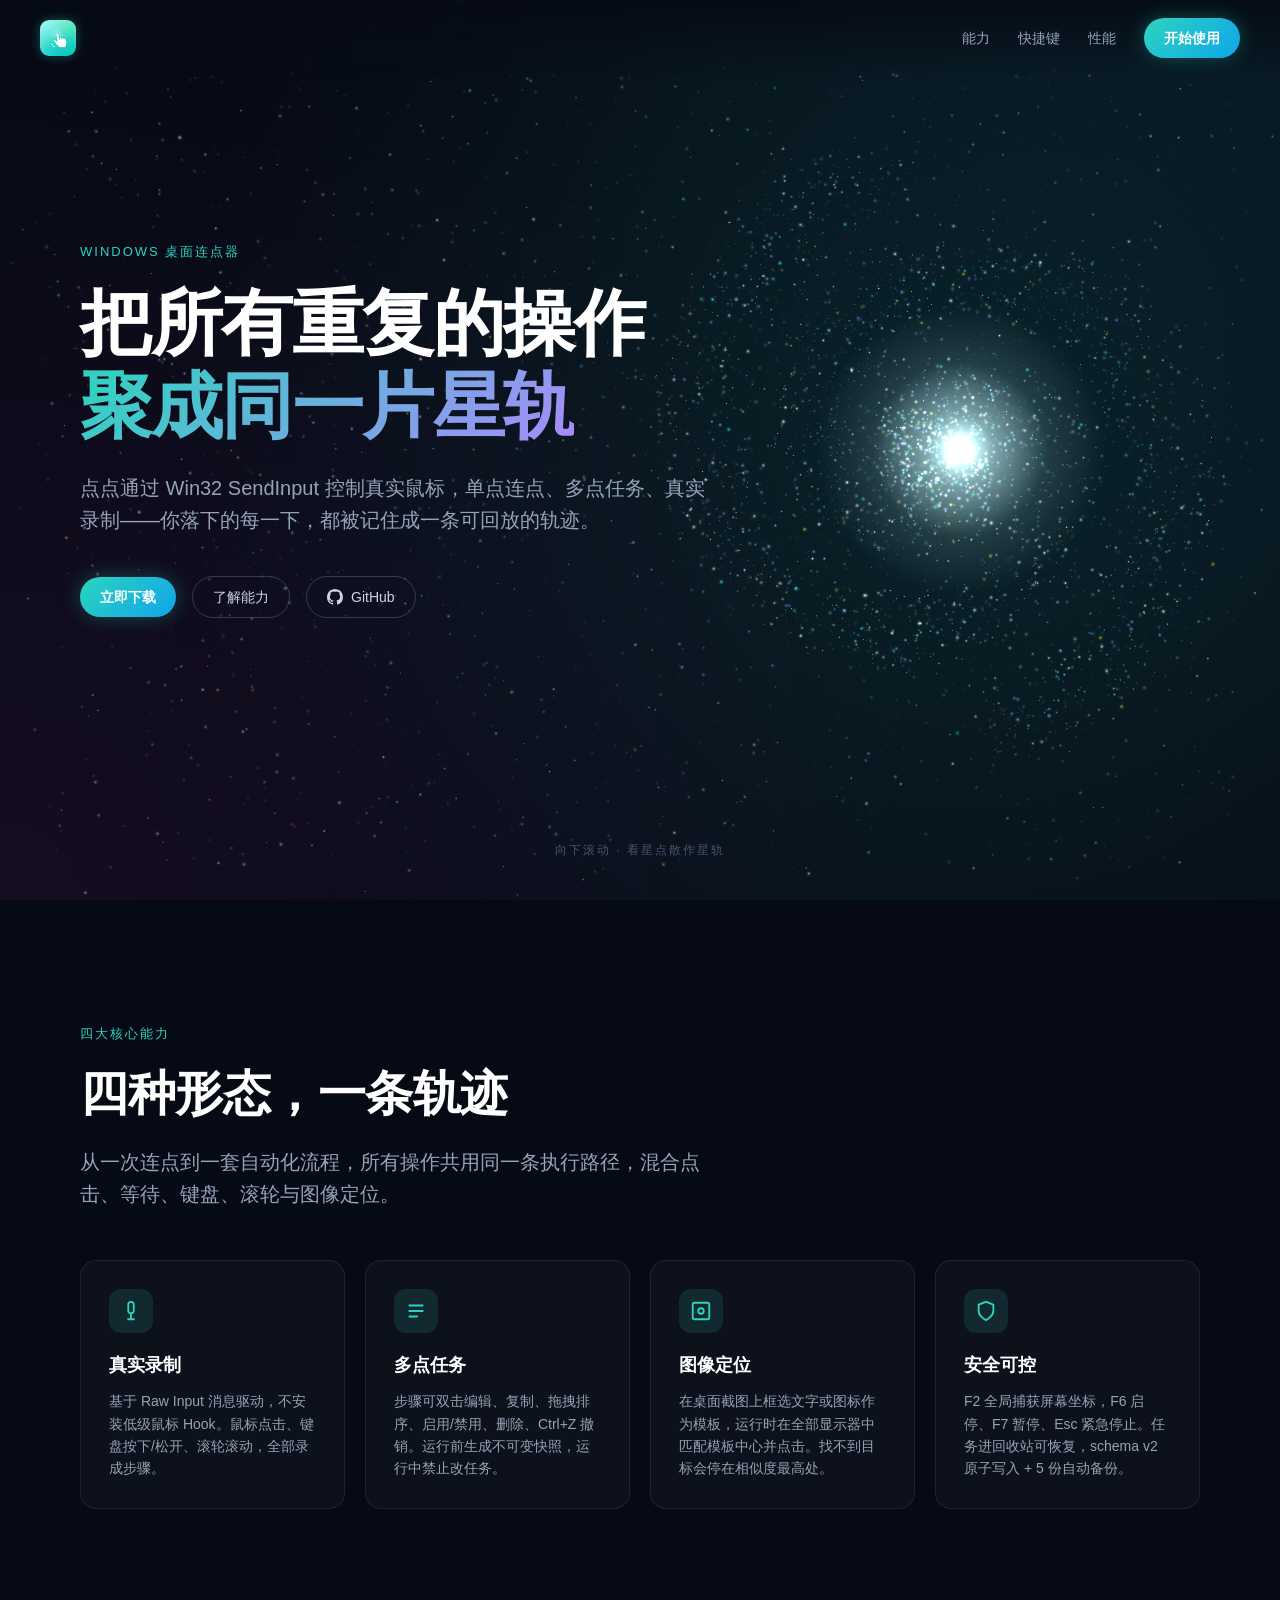
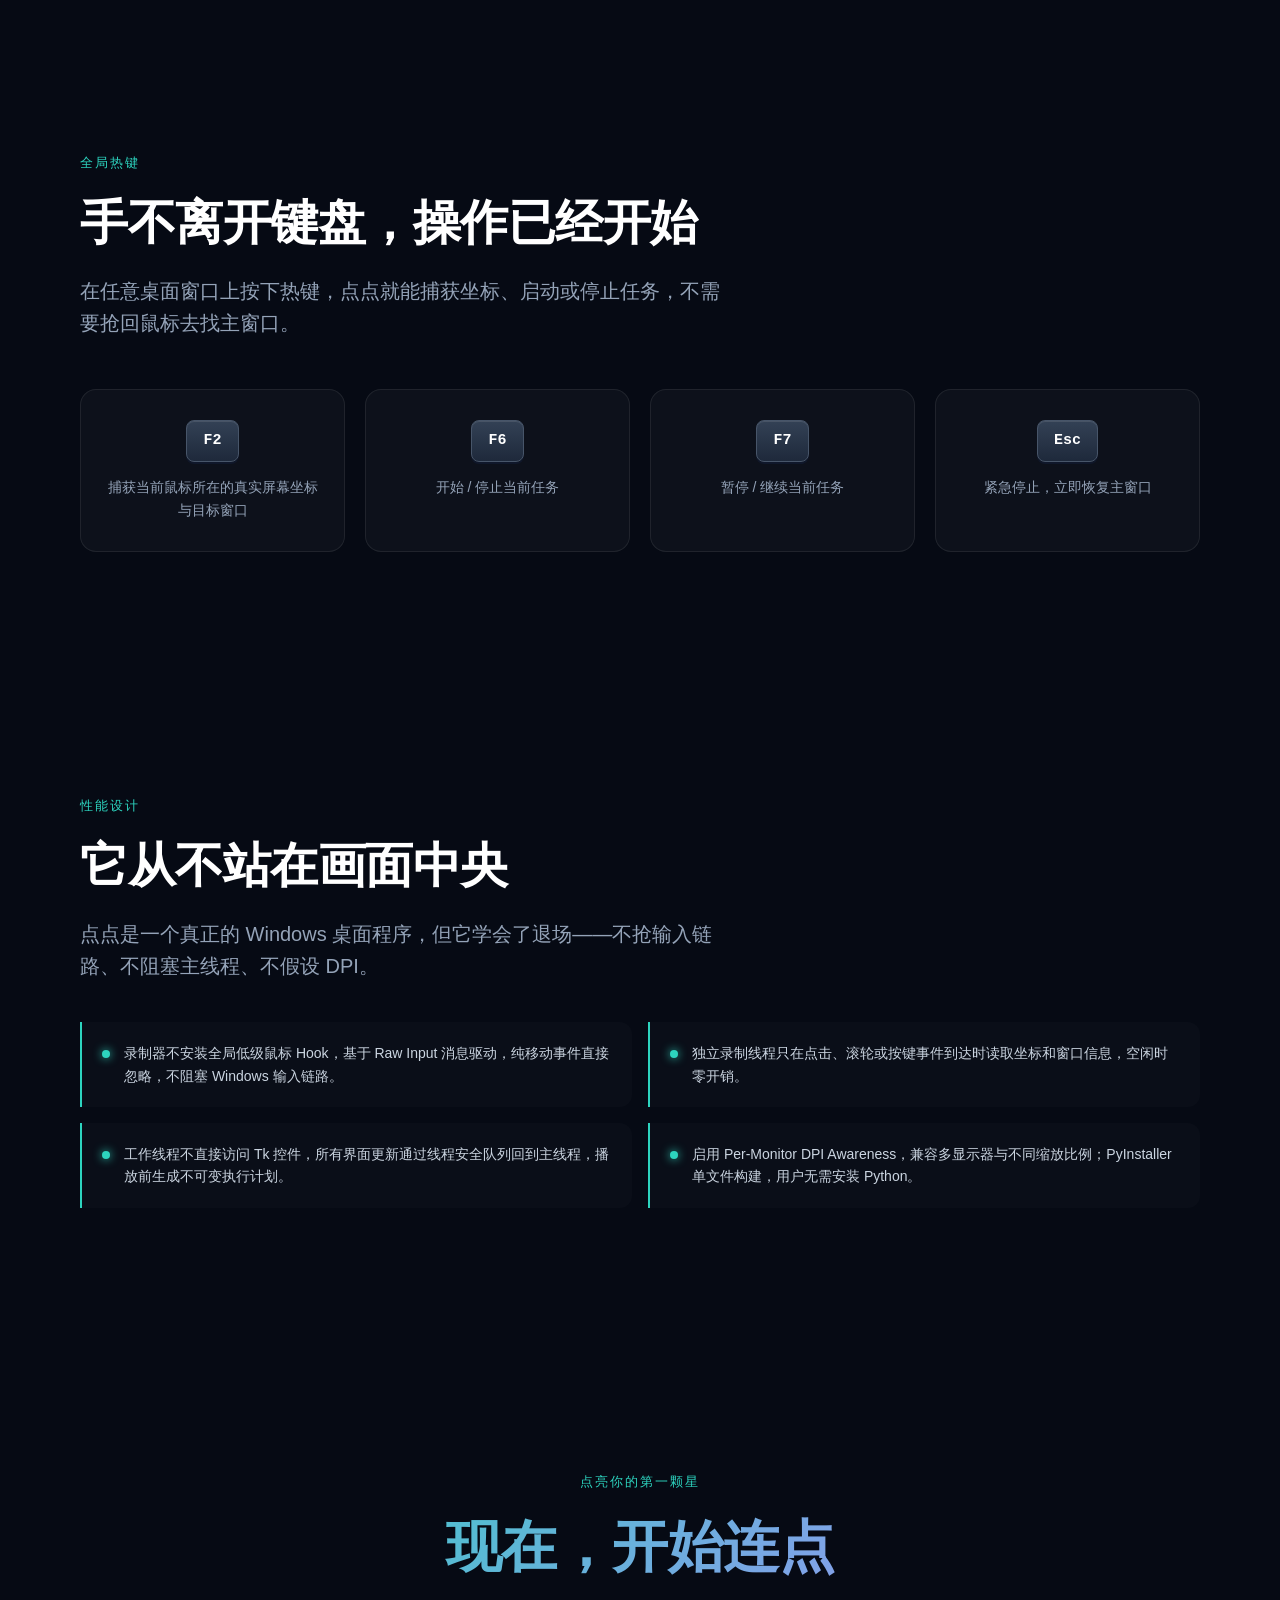
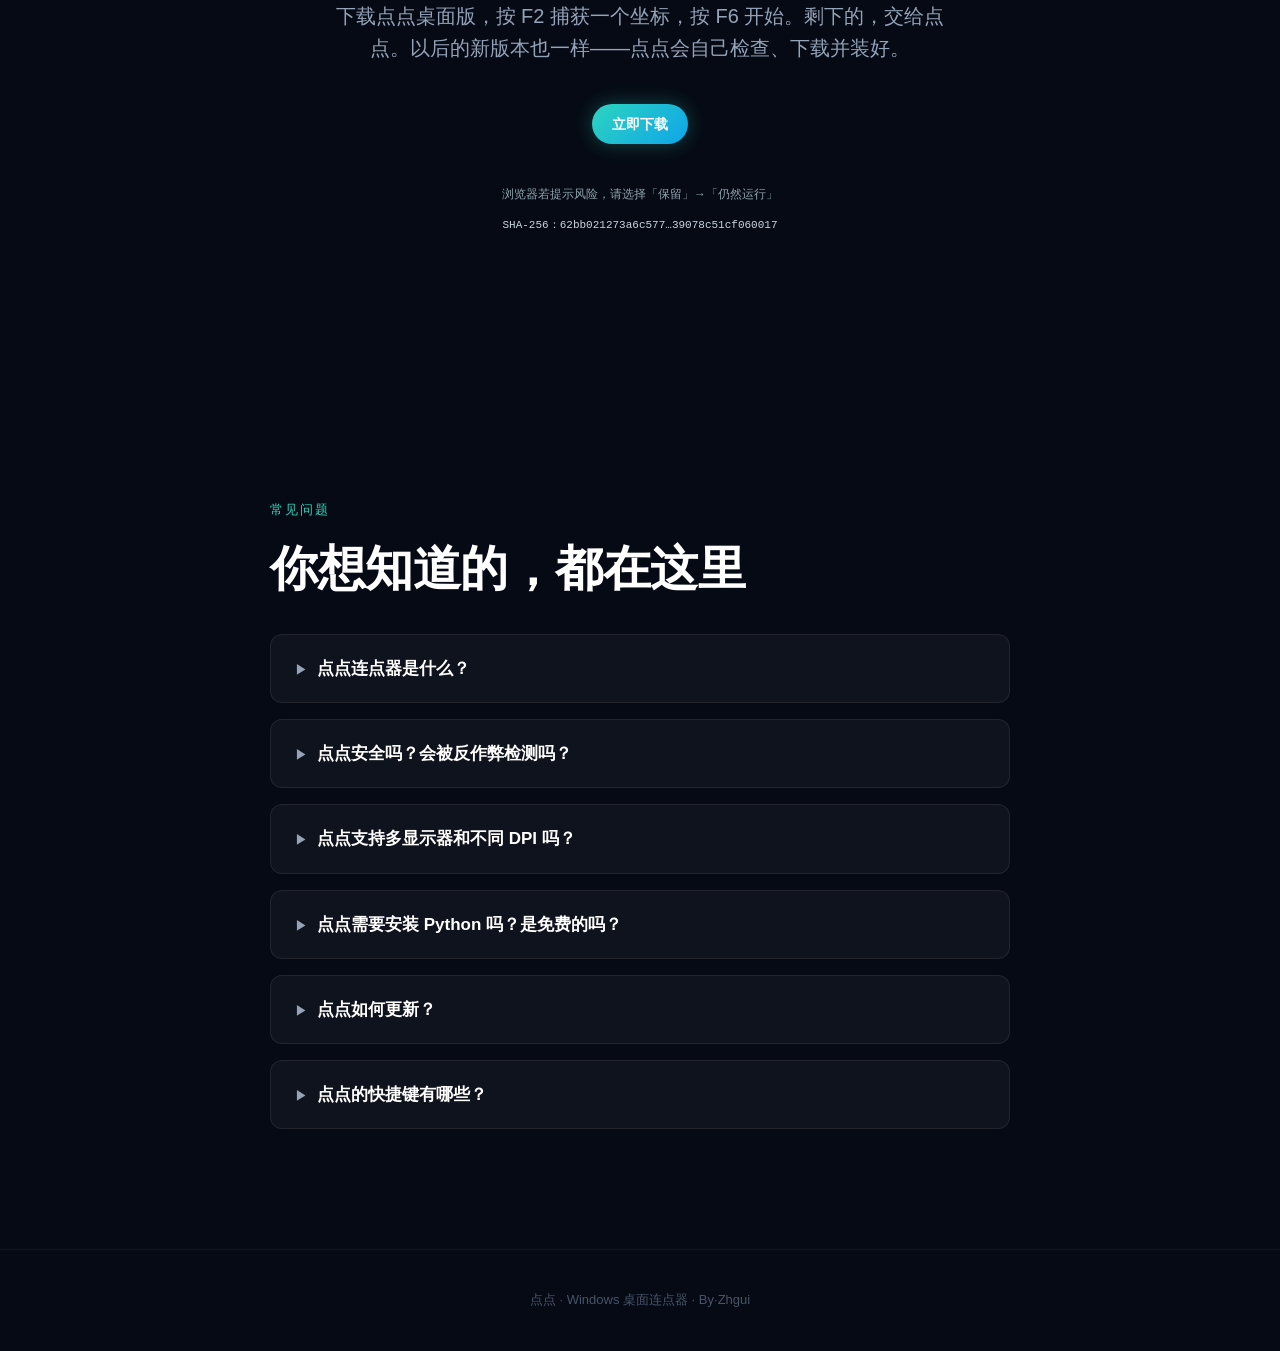
<file: deploy/index.html>
<!DOCTYPE html>
<html lang="zh-CN">
<head>
<meta charset="UTF-8">
<meta name="viewport" content="width=device-width, initial-scale=1.0">
<title>点点连点器 - Windows 免安装鼠标连点器 · 录制/多点/图像定位</title>

<meta name="description" content="点点是一款基于 Win32 SendInput 的 Windows 桌面连点器，支持单点/多点任务、真实鼠标录制（Raw Input）、键盘滚轮录制、图像模板匹配定位、F2 捕获坐标、F6 启停、Esc 紧急停止。轻量单文件 exe，无需安装 Python，个人使用完全免费。">
<meta name="keywords" content="连点器,自动点击,鼠标连点,Windows连点器,自动按键,鼠标录制,脚本工具,自动化工具,点点连点器,Diandian">
<meta name="author" content="Zhgui">
<meta name="robots" content="index, follow">
<meta name="language" content="zh-CN">
<meta name="revisit-after" content="7 days">
<meta name="theme-color" content="#0d9488">
<meta name="application-name" content="点点连点器">

<!-- Open Graph / Facebook -->
<meta property="og:type" content="website">
<meta property="og:url" content="https://dd.zhigui.icu/">
<meta property="og:title" content="点点 · Windows 桌面连点器">
<meta property="og:description" content="把所有重复的操作，聚成同一片星轨。基于 Win32 SendInput 的真实鼠标连点器，支持录制、多点任务、图像定位。">
<meta property="og:image" content="https://dd.zhigui.icu/assets/logo.png">
<meta property="og:image:alt" content="点点连点器图标">
<meta property="og:locale" content="zh_CN">
<meta property="og:site_name" content="点点连点器">

<!-- Twitter Card -->
<meta name="twitter:card" content="summary_large_image">
<meta name="twitter:title" content="点点 · Windows 桌面连点器">
<meta name="twitter:description" content="基于 Win32 SendInput 的真实鼠标连点器，支持录制、多点任务、图像定位。">
<meta name="twitter:image" content="https://dd.zhigui.icu/assets/logo.png">

<!-- Structured Data: SoftwareApplication -->
<script type="application/ld+json">
{
  "@context": "https://schema.org",
  "@type": "SoftwareApplication",
  "name": "点点连点器",
  "alternateName": "Diandian Auto Clicker",
  "operatingSystem": "Windows 10, Windows 11",
  "applicationCategory": "UtilitiesApplication",
  "description": "基于 Win32 SendInput 的 Windows 桌面鼠标连点器，支持单点/多点任务、真实鼠标录制（Raw Input）、键盘滚轮录制、图像模板匹配定位、F2 坐标捕获、F6 启停、Esc 紧急停止。",
  "author": {
    "@type": "Person",
    "name": "Zhgui"
  },
  "softwareVersion": "1.1.0",
  "fileSize": "35MB",
  "operatingSystemRequirements": "Windows 10 及以上",
  "downloadUrl": "https://dd.zhigui.icu/",
  "installUrl": "https://dd.zhigui.icu/",
  "isAccessibleForFree": true,
  "dateModified": "2026-09-23",
  "offers": {
    "@type": "Offer",
    "price": "0",
    "priceCurrency": "CNY"
  },
  "featureList": [
    "真实鼠标录制（Raw Input，无低级 Hook）",
    "单点/多点任务混合编排",
    "键盘与滚轮事件录制",
    "图像模板匹配定位点击",
    "F2 全局捕获坐标，F6 启停，F7 暂停，Esc 紧急停止",
    "Per-Monitor DPI Aware，多显示器适配",
    "应用内自动更新（SHA-256 校验，自动完成升级）",
    "PyInstaller 单文件 exe，免安装 Python"
  ]
}
</script>

<!-- Structured Data: FAQ -->
<script type="application/ld+json">
{
  "@context": "https://schema.org",
  "@type": "FAQPage",
  "mainEntity": [
    {
      "@type": "Question",
      "name": "点点连点器是什么？",
      "acceptedAnswer": {
        "@type": "Answer",
        "text": "点点是一款基于 Win32 SendInput API 的 Windows 桌面鼠标连点器，通过真实系统输入接口模拟鼠标点击，支持单点、多点任务编排、鼠标录制、键盘滚轮录制和图像定位点击。"
      }
    },
    {
      "@type": "Question",
      "name": "点点连点器安全吗？会被检测吗？",
      "acceptedAnswer": {
        "@type": "Answer",
        "text": "点点采用 Raw Input 方式录制鼠标轨迹，不安装全局低级鼠标 Hook；运行时通过 SendInput 注入真实系统事件。任务数据仅保存在本地 %APPDATA%\\Diandian 目录，不上传任何信息。"
      }
    },
    {
      "@type": "Question",
      "name": "点点支持多显示器吗？",
      "acceptedAnswer": {
        "@type": "Answer",
        "text": "支持。点点启用了 Per-Monitor DPI Awareness，可在不同 DPI 缩放比例的多显示器间精确定位坐标，图像模板匹配会在所有显示器区域内搜索目标。"
      }
    },
    {
      "@type": "Question",
      "name": "点点需要安装 Python 吗？",
      "acceptedAnswer": {
        "@type": "Answer",
        "text": "不需要。通过 PyInstaller 构建为单文件 Diandian.exe，双击即可运行，目标机器无需安装 Python 或任何依赖。"
      }
    },
    {
      "@type": "Question",
      "name": "点点如何更新？",
      "acceptedAnswer": {
        "@type": "Answer",
        "text": "点点内置自动更新。启动时会后台检查新版本（每天最多一次，不影响使用），发现新版本后在主窗口提示，一键下载安装包并通过 SHA-256 校验后自动完成升级，任务数据完整保留。绿色版用户会自动引导到官网下载最新版。"
      }
    },
    {
      "@type": "Question",
      "name": "点点的快捷键是什么？",
      "acceptedAnswer": {
        "@type": "Answer",
        "text": "F2 捕获当前鼠标坐标，F6 开始/停止当前任务，F7 暂停/继续当前任务，Esc 紧急停止并恢复主窗口。所有快捷键在任意前台窗口均可生效。"
      }
    }
  ]
}
</script>

<!-- Structured Data: HowTo（GEO：AI 搜索可直接引用使用步骤） -->
<script type="application/ld+json">
{
  "@context": "https://schema.org",
  "@type": "HowTo",
  "name": "如何使用点点完成一次自动点击",
  "description": "三步用点点连点器完成一次桌面自动点击：下载打开、F2 捕获坐标、F6 启动。",
  "totalTime": "PT2M",
  "tool": [
    { "@type": "HowToTool", "name": "点点连点器（Diandian.exe）" }
  ],
  "step": [
    {
      "@type": "HowToStep",
      "position": 1,
      "name": "下载并打开",
      "text": "下载安装包完成安装即可（另提供免安装绿色版），无需安装 Python 或任何依赖。"
    },
    {
      "@type": "HowToStep",
      "position": 2,
      "name": "捕获坐标",
      "text": "把鼠标移到目标位置，按 F2 捕获真实屏幕坐标与目标窗口。"
    },
    {
      "@type": "HowToStep",
      "position": 3,
      "name": "设置并启动",
      "text": "设置点击间隔与次数，按 F6 开始；F7 暂停或继续，Esc 紧急停止。"
    }
  ]
}
</script>


<link rel="canonical" href="https://dd.zhigui.icu/">
<link rel="icon" href="data:image/svg+xml,%3Csvg xmlns='http://www.w3.org/2000/svg' viewBox='0 0 64 64'%3E<defs%3E%3ClinearGradient id='g' x1='0' y1='0' x2='1' y2='1'%3E%3Cstop offset='0' stop-color='%235eead4'/%3E%3Cstop offset='1' stop-color='%230d9488'/%3E%3C/linearGradient%3E%3C/defs%3E%3Crect width='64' height='64' rx='14' fill='url(%23g)'/%3E%3Ccircle cx='32' cy='26' r='4' fill='white'/%3E%3Ccircle cx='32' cy='26' r='7' fill='none' stroke='white' stroke-width='1' opacity='0.5'/%3E%3Ccircle cx='32' cy='26' r='10' fill='none' stroke='white' stroke-width='1' opacity='0.25'/%3E%3Cpath d='M31 32 L31 44 Q31 47 34 47 L44 47 Q47 47 47 44 L47 34 Q47 31 44 31 L37 31' fill='none' stroke='white' stroke-width='2.5' stroke-linecap='round'/%3E%3Ccircle cx='24' cy='48' r='2.5' fill='white'/%3E%3Ccircle cx='29' cy='53' r='2' fill='white' opacity='0.85'/%3E%3C/svg%3E">
<link rel="stylesheet" href="assets/index.css?v=1.2.1">
</head>
<body>

<canvas id="galaxy-canvas" aria-hidden="true"></canvas>

<nav>
  <div class="logo">
    <img src="assets/logo.png" alt="点点" class="logo-img">
  </div>
  <div class="nav-links">
    <a href="#features">能力</a>
    <a href="#keys">快捷键</a>
    <a href="#perf">性能</a>
    <a href="#cta" class="btn-primary">开始使用</a>
  </div>
</nav>

<!-- ===== Hero ===== -->
<section class="hero">
  <span class="eyebrow">Windows 桌面连点器</span>
  <h1>把所有重复的操作<br><span class="accent">聚成同一片星轨</span></h1>
  <p class="lead">点点通过 Win32 SendInput 控制真实鼠标，单点连点、多点任务、真实录制——你落下的每一下，都被记住成一条可回放的轨迹。</p>
  <div class="hero-cta">
    <a href="#cta" class="btn-primary">立即下载</a>
    <a href="#features" class="btn-ghost">了解能力</a>
    <a href="https://github.com/le1212/zhgui_diandian" class="btn-ghost btn-github" target="_blank" rel="noopener noreferrer" title="查看点点开源仓库">
      <svg width="16" height="16" viewBox="0 0 16 16" fill="currentColor" fill-rule="evenodd" aria-hidden="true"><path d="M8 0c4.42 0 8 3.58 8 8a8.013 8.013 0 0 1-5.45 7.59c-.4.08-.55-.17-.55-.38 0-.27.01-1.13.01-2.2 0-.75-.25-1.23-.54-1.48 1.78-.2 3.65-.88 3.65-3.95 0-.88-.31-1.59-.82-2.15.08-.2.36-1.02-.08-2.12 0 0-.67-.22-2.2-.82-.7.2-1.4.27-2 .27-.67 0-1.3-.07-2-.27-1.53.6-2.2.82-2.2.82-.44 1.1-.16 1.92-.08 2.12-.51.56-.82 1.28-.82 2.15 0 3.06 1.86 3.75 3.64 3.95-.23.2-.44.55-.51 1.07-.46.21-1.61.55-2.33-.66-.15-.24-.6-.83-1.23-.82-.67.01-.27.38.01.53.34.19.73.55.82 1.13.16.45.68 1.31 2.69.94 0 .67.01 1.3.01 1.49 0 .21-.15.45-.55.38A7.995 7.995 0 0 1 0 8c0-4.42 3.58-8 8-8Z"/></svg>
      GitHub
    </a>
  </div>
  <div class="scroll-hint">向下滚动 · 看星点散作星轨</div>
</section>

<!-- ===== 四大能力 ===== -->
<section id="features" class="reveal">
  <span class="eyebrow">四大核心能力</span>
  <h2>四种形态，一条轨迹</h2>
  <p class="lead">从一次连点到一套自动化流程，所有操作共用同一条执行路径，混合点击、等待、键盘、滚轮与图像定位。</p>

  <div class="grid-4">
    <div class="card">
      <div class="card-icon">
        <svg width="22" height="22" viewBox="0 0 24 24" fill="none" stroke="currentColor" stroke-width="2"><path d="M9 11.5a3 3 0 106 0V5a3 3 0 10-6 0v6.5z"/><path d="M12 14v7M8 21h8"/></svg>
      </div>
      <h3>真实录制</h3>
      <p>基于 Raw Input 消息驱动，不安装低级鼠标 Hook。鼠标点击、键盘按下/松开、滚轮滚动，全部录成步骤。</p>
    </div>
    <div class="card">
      <div class="card-icon">
        <svg width="22" height="22" viewBox="0 0 24 24" fill="none" stroke="currentColor" stroke-width="2"><path d="M4 6h16M4 12h16M4 18h10"/></svg>
      </div>
      <h3>多点任务</h3>
      <p>步骤可双击编辑、复制、拖拽排序、启用/禁用、删除、Ctrl+Z 撤销。运行前生成不可变快照，运行中禁止改任务。</p>
    </div>
    <div class="card">
      <div class="card-icon">
        <svg width="22" height="22" viewBox="0 0 24 24" fill="none" stroke="currentColor" stroke-width="2"><rect x="3" y="3" width="18" height="18" rx="2"/><circle cx="12" cy="12" r="3"/></svg>
      </div>
      <h3>图像定位</h3>
      <p>在桌面截图上框选文字或图标作为模板，运行时在全部显示器中匹配模板中心并点击。找不到目标会停在相似度最高处。</p>
    </div>
    <div class="card">
      <div class="card-icon">
        <svg width="22" height="22" viewBox="0 0 24 24" fill="none" stroke="currentColor" stroke-width="2"><path d="M12 22s8-4 8-10V5l-8-3-8 3v7c0 6 8 10 8 10z"/></svg>
      </div>
      <h3>安全可控</h3>
      <p>F2 全局捕获屏幕坐标，F6 启停、F7 暂停、Esc 紧急停止。任务进回收站可恢复，schema v2 原子写入 + 5 份自动备份。</p>
    </div>
  </div>
</section>

<!-- ===== 快捷键 ===== -->
<section id="keys" class="reveal">
  <span class="eyebrow">全局热键</span>
  <h2>手不离开键盘，操作已经开始</h2>
  <p class="lead">在任意桌面窗口上按下热键，点点就能捕获坐标、启动或停止任务，不需要抢回鼠标去找主窗口。</p>

  <div class="keys-row">
    <div class="key-item">
      <div class="key">F2</div>
      <div class="desc">捕获当前鼠标所在的真实屏幕坐标与目标窗口</div>
    </div>
    <div class="key-item">
      <div class="key">F6</div>
      <div class="desc">开始 / 停止当前任务</div>
    </div>
    <div class="key-item">
      <div class="key">F7</div>
      <div class="desc">暂停 / 继续当前任务</div>
    </div>
    <div class="key-item">
      <div class="key">Esc</div>
      <div class="desc">紧急停止，立即恢复主窗口</div>
    </div>
  </div>
</section>

<!-- ===== 性能 ===== -->
<section id="perf" class="reveal">
  <span class="eyebrow">性能设计</span>
  <h2>它从不站在画面中央</h2>
  <p class="lead">点点是一个真正的 Windows 桌面程序，但它学会了退场——不抢输入链路、不阻塞主线程、不假设 DPI。</p>

  <div class="perf-list">
    <div class="perf-item">
      <div class="dot"></div>
      <p>录制器不安装全局低级鼠标 Hook，基于 Raw Input 消息驱动，纯移动事件直接忽略，不阻塞 Windows 输入链路。</p>
    </div>
    <div class="perf-item">
      <div class="dot"></div>
      <p>独立录制线程只在点击、滚轮或按键事件到达时读取坐标和窗口信息，空闲时零开销。</p>
    </div>
    <div class="perf-item">
      <div class="dot"></div>
      <p>工作线程不直接访问 Tk 控件，所有界面更新通过线程安全队列回到主线程，播放前生成不可变执行计划。</p>
    </div>
    <div class="perf-item">
      <div class="dot"></div>
      <p>启用 Per-Monitor DPI Awareness，兼容多显示器与不同缩放比例；PyInstaller 单文件构建，用户无需安装 Python。</p>
    </div>
  </div>
</section>

<!-- ===== CTA ===== -->
<section id="cta" class="cta-section reveal">
  <span class="eyebrow">点亮你的第一颗星</span>
  <h2>现在，开始连点</h2>
  <p class="lead">下载点点桌面版，按 F2 捕获一个坐标，按 F6 开始。剩下的，交给点点。以后的新版本也一样——点点会自己检查、下载并装好。</p>
  <div class="hero-cta">
    <a href="https://install.zhigui.icu/diandian/Diandian-Setup-1.1.0.exe" class="btn-primary" data-download>立即下载</a>
  </div>
  <p class="dl-note">浏览器若提示风险，请选择「保留」→「仍然运行」</p>
  <p class="dl-note dl-hash" id="dl-hash" hidden></p>
</section>


<!-- ===== FAQ（GEO/SEO：AI 搜索引擎易引用）===== -->
<section id="faq" class="faq-section reveal">
  <span class="eyebrow">常见问题</span>
  <h2>你想知道的，都在这里</h2>
  <div class="faq-list">

    <details class="faq-item">
      <summary><h3>点点连点器是什么？</h3></summary>
      <p>
        点点是一款基于 Win32 SendInput API 的 Windows 桌面鼠标连点器。它通过真实系统输入接口模拟鼠标点击，支持单点、多点任务编排、鼠标录制、键盘滚轮录制和图像定位点击。与低级 Hook 类工具不同，点点使用 Raw Input 录制，不安装全局钩子，安全可控。
      </p>
    </details>

    <details class="faq-item">
      <summary><h3>点点安全吗？会被反作弊检测吗？</h3></summary>
      <p>
        点点不安装全局低级鼠标 Hook，录制阶段使用 Raw Input 读取原始输入；运行时通过 SendInput 注入系统级真实事件。任务数据仅保存在本地 %APPDATA%\Diandian 目录，不上传任何信息。请在合规场景下使用。
      </p>
    </details>

    <details class="faq-item">
      <summary><h3>点点支持多显示器和不同 DPI 吗？</h3></summary>
      <p>
        支持。点点启用了 Per-Monitor DPI Awareness，可在不同 DPI 缩放比例的多显示器间精确定位坐标。图像模板匹配功能会在所有显示器区域内搜索目标图案并自动点击。
      </p>
    </details>

    <details class="faq-item">
      <summary><h3>点点需要安装 Python 吗？是免费的吗？</h3></summary>
      <p>
        不需要。点点通过 PyInstaller 构建为单文件 Diandian.exe，双击即可运行，目标机器无需安装 Python 或任何依赖。个人使用完全免费。
      </p>
    </details>

    <details class="faq-item">
      <summary><h3>点点如何更新？</h3></summary>
      <p>
        点点内置自动更新。启动时会后台检查新版本（每天最多一次，不影响使用），发现新版本后在主窗口提示，一键下载安装包并通过 SHA-256 校验后自动完成升级，任务数据完整保留。绿色版用户会自动引导到官网下载最新版。
      </p>
    </details>

    <details class="faq-item">
      <summary><h3>点点的快捷键有哪些？</h3></summary>
      <p>
        F2 捕获当前鼠标坐标并记录目标窗口；F6 开始或停止当前任务；F7 暂停或继续当前任务；Esc 紧急停止并恢复主窗口。所有快捷键在任意前台窗口均可全局生效，无需切换到点点主界面。
      </p>
    </details>

  </div>
</section>

<footer>
  点点 · Windows 桌面连点器 · By·Zhgui
</footer>

<script src="assets/galaxy.js?v=1.1.1"></script>
<script src="assets/reveal.js"></script>
<script>
/* 下载地址跟随 updates/latest.json：发版只需更新清单与安装包，落地页无需改版。
   href 中写死的地址仅作为 JS 不可用时的兜底。 */
(function () {
  if (!window.fetch) return;
  fetch("updates/latest.json", { cache: "no-cache" })
    .then(function (res) { return res.ok ? res.json() : null; })
    .then(function (manifest) {
      if (!manifest || !manifest.installerUrl) return;
      var target = new URL(manifest.installerUrl, location.href);
      if (target.protocol !== "https:") return;
      document.querySelectorAll("a[data-download]").forEach(function (link) {
        link.href = target.href;
      });
      var hashView = document.getElementById("dl-hash");
      if (hashView && manifest.sha256) {
        hashView.textContent = "SHA-256：" + manifest.sha256.slice(0, 16) + "…" + manifest.sha256.slice(-16);
        hashView.title = manifest.sha256;
        hashView.hidden = false;
      }
    })
    .catch(function () {});
})();
</script>
</body>
</html>
</file>
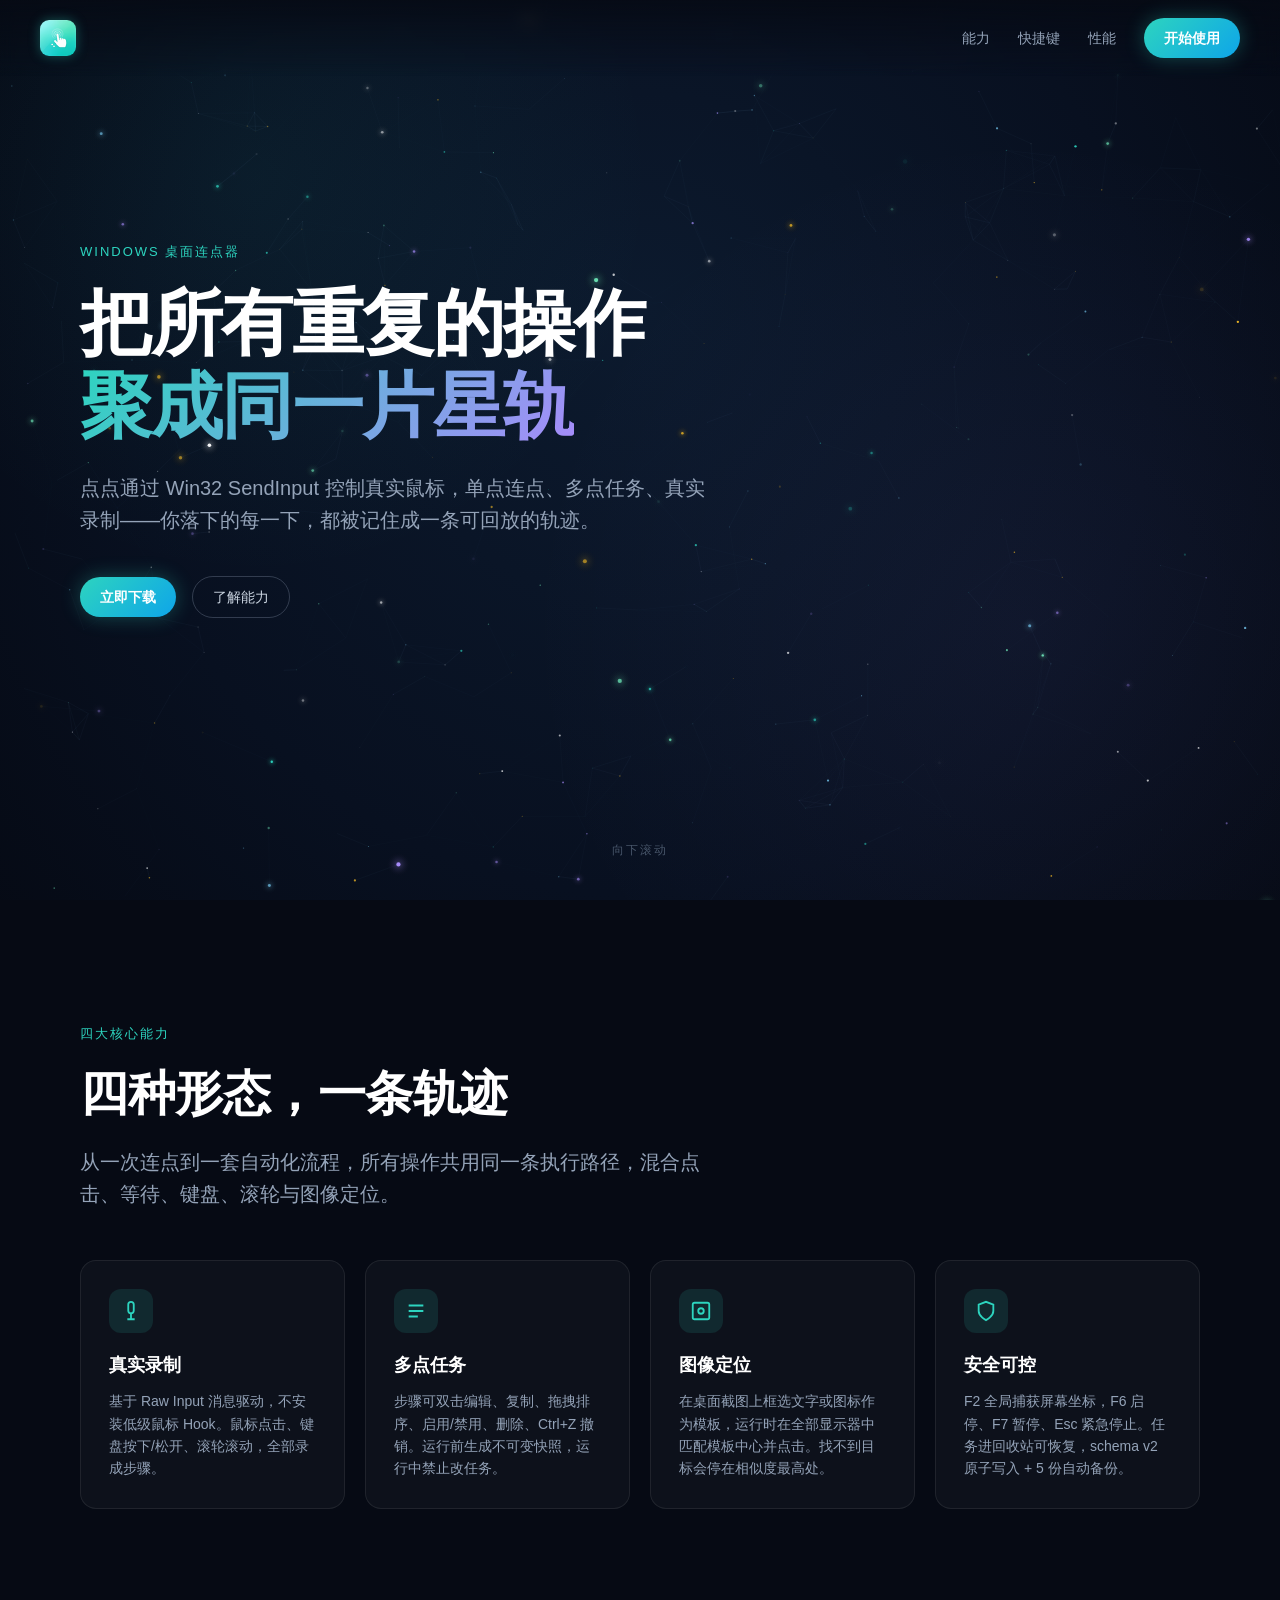
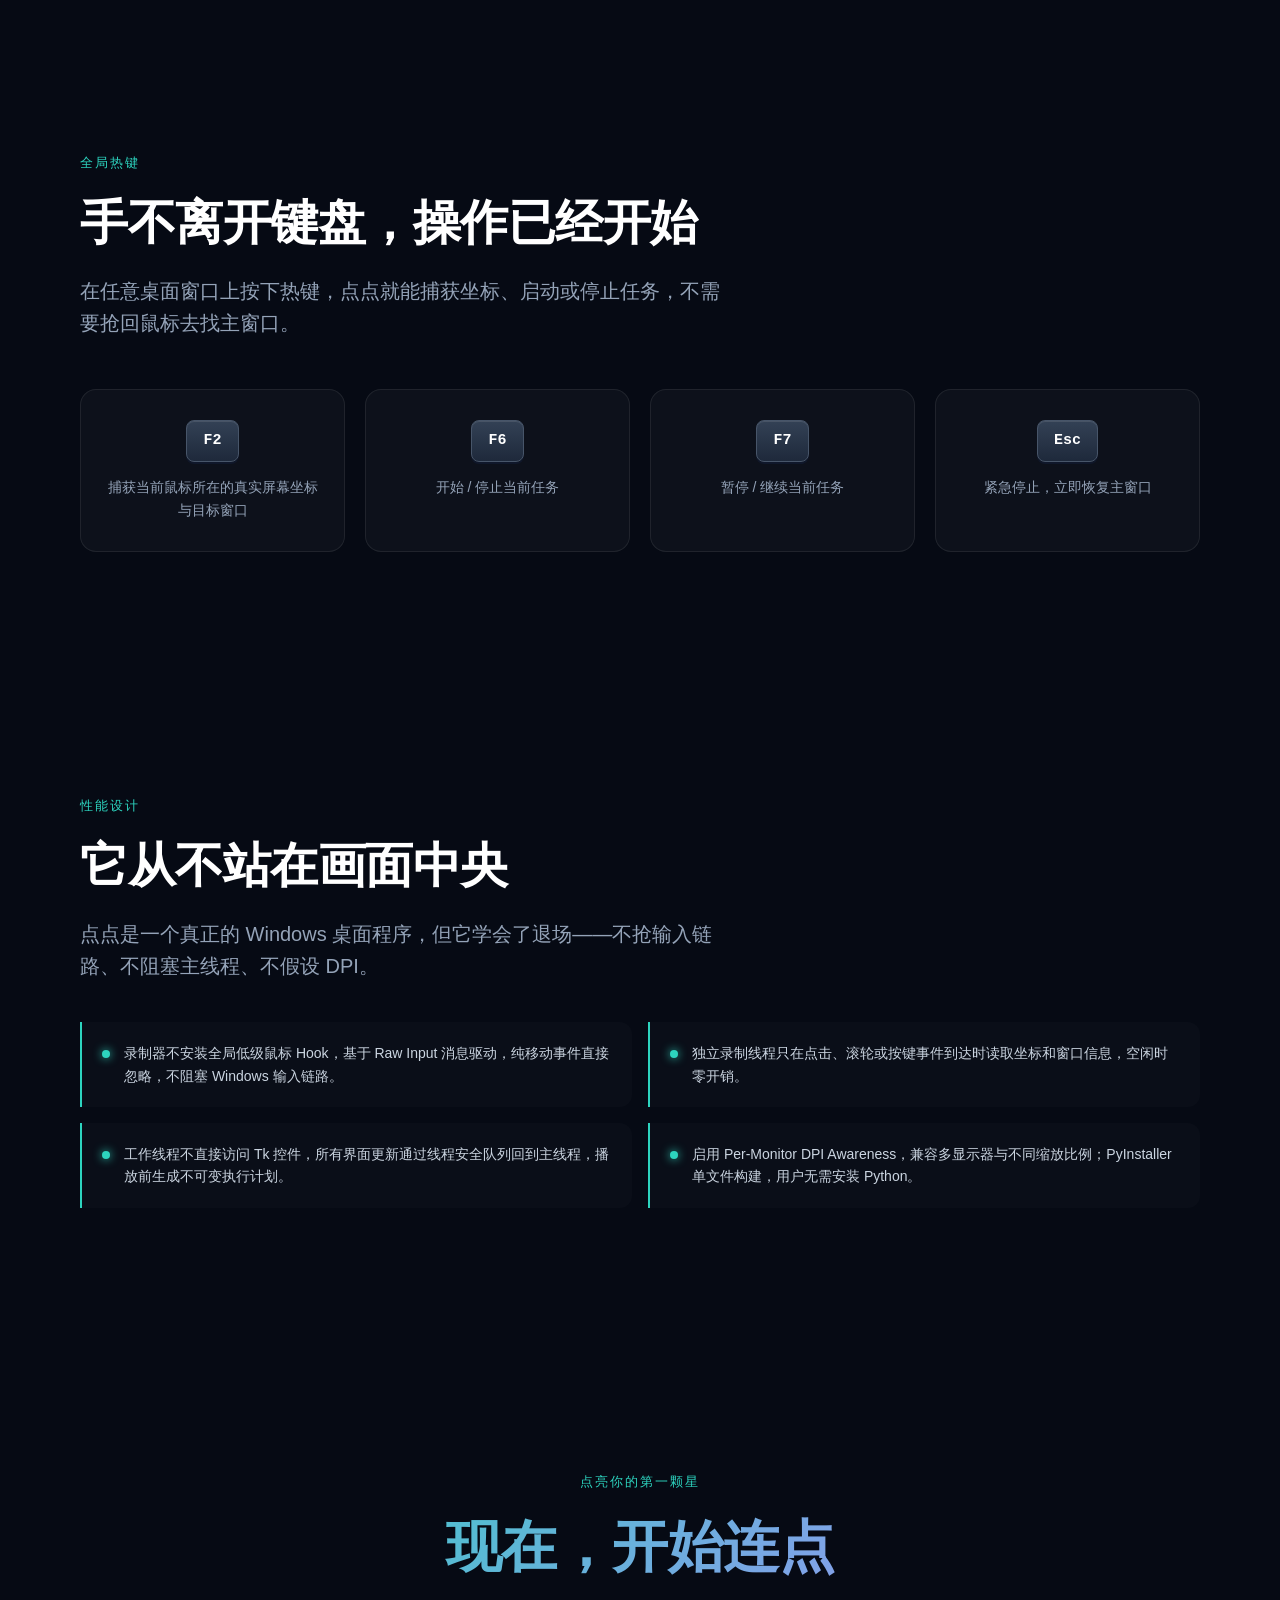
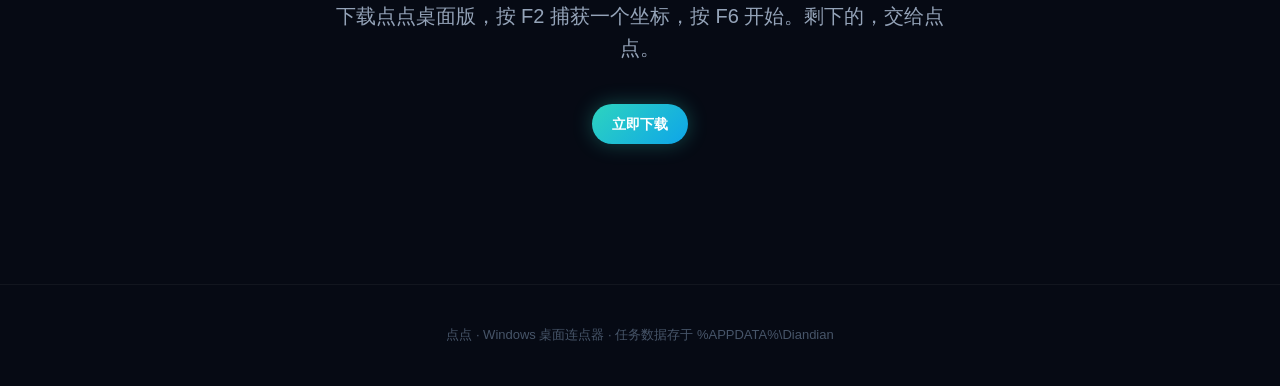
<file: 点点官网.html>
<!DOCTYPE html>
<html lang="zh-CN">
<head>
<meta charset="UTF-8">
<meta name="viewport" content="width=device-width, initial-scale=1.0">
<title>点点 · Windows 桌面连点器</title>
<link rel="icon" href="data:image/svg+xml,%3Csvg xmlns='http://www.w3.org/2000/svg' viewBox='0 0 64 64'%3E<defs%3E%3ClinearGradient id='g' x1='0' y1='0' x2='1' y2='1'%3E%3Cstop offset='0' stop-color='%235eead4'/%3E%3Cstop offset='1' stop-color='%230d9488'/%3E%3C/linearGradient%3E%3C/defs%3E%3Crect width='64' height='64' rx='14' fill='url(%23g)'/%3E%3Ccircle cx='32' cy='26' r='4' fill='white'/%3E%3Ccircle cx='32' cy='26' r='7' fill='none' stroke='white' stroke-width='1' opacity='0.5'/%3E%3Ccircle cx='32' cy='26' r='10' fill='none' stroke='white' stroke-width='1' opacity='0.25'/%3E%3Cpath d='M31 32 L31 44 Q31 47 34 47 L44 47 Q47 47 47 44 L47 34 Q47 31 44 31 L37 31' fill='none' stroke='white' stroke-width='2.5' stroke-linecap='round'/%3E%3Ccircle cx='24' cy='48' r='2.5' fill='white'/%3E%3Ccircle cx='29' cy='53' r='2' fill='white' opacity='0.85'/%3E%3C/svg%3E">
<style>
  * { margin: 0; padding: 0; box-sizing: border-box; }
  html { scroll-behavior: smooth; }
  body {
    font-family: -apple-system, BlinkMacSystemFont, "PingFang SC", "Microsoft YaHei", "Segoe UI", sans-serif;
    background: #060a14;
    color: #e2e8f0;
    overflow-x: hidden;
    line-height: 1.6;
  }

  /* ===== 星空背景 ===== */
  #starfield {
    position: fixed;
    inset: 0;
    z-index: 0;
    pointer-events: none;
  }

  /* ===== 导航 ===== */
  nav {
    position: fixed;
    top: 0; left: 0; right: 0;
    z-index: 100;
    display: flex;
    align-items: center;
    justify-content: space-between;
    padding: 18px 40px;
    background: linear-gradient(to bottom, rgba(6,10,20,0.85), transparent);
    backdrop-filter: blur(8px);
  }
  .logo {
    display: flex;
    align-items: center;
  }
  .logo-img {
    width: 36px;
    height: 36px;
    border-radius: 9px;
    object-fit: cover;
    box-shadow: 0 0 12px rgba(45, 212, 191, 0.35);
  }
  .nav-links { display: flex; gap: 28px; align-items: center; }
  .nav-links a {
    color: #94a3b8;
    text-decoration: none;
    font-size: 14px;
    transition: color 0.2s;
  }
  .nav-links a:hover { color: #2dd4bf; }
  .btn-primary {
    padding: 9px 20px;
    border-radius: 999px;
    background: linear-gradient(135deg, #2dd4bf, #0ea5e9);
    color: #fff !important;
    font-size: 14px;
    font-weight: 600;
    border: none;
    cursor: pointer;
    text-decoration: none;
    transition: transform 0.2s, box-shadow 0.2s;
    box-shadow: 0 0 20px rgba(45, 212, 191, 0.3);
  }
  .btn-primary:hover { transform: translateY(-1px); box-shadow: 0 0 30px rgba(45,212,191,0.5); }

  /* ===== 通用 section ===== */
  section {
    position: relative;
    z-index: 1;
    padding: 120px 40px;
    max-width: 1200px;
    margin: 0 auto;
  }
  .eyebrow {
    display: inline-block;
    font-size: 13px;
    letter-spacing: 2px;
    color: #2dd4bf;
    text-transform: uppercase;
    margin-bottom: 20px;
  }
  h1 {
    font-size: clamp(36px, 6vw, 72px);
    font-weight: 800;
    line-height: 1.15;
    color: #fff;
    letter-spacing: -0.02em;
  }
  h2 {
    font-size: clamp(28px, 4vw, 48px);
    font-weight: 700;
    line-height: 1.2;
    color: #fff;
    margin-bottom: 20px;
    letter-spacing: -0.01em;
  }
  .lead {
    font-size: clamp(16px, 1.8vw, 20px);
    color: #94a3b8;
    max-width: 640px;
    margin-top: 24px;
  }

  /* ===== Hero ===== */
  .hero {
    min-height: 100vh;
    display: flex;
    flex-direction: column;
    justify-content: center;
    align-items: flex-start;
    padding-top: 80px;
  }
  .hero h1 .accent {
    background: linear-gradient(135deg, #2dd4bf, #a78bfa);
    -webkit-background-clip: text;
    background-clip: text;
    -webkit-text-fill-color: transparent;
  }
  .hero-cta {
    margin-top: 40px;
    display: flex;
    gap: 16px;
    align-items: center;
  }
  .btn-ghost {
    padding: 9px 20px;
    border-radius: 999px;
    border: 1px solid rgba(148,163,184,0.3);
    color: #cbd5e1;
    font-size: 14px;
    text-decoration: none;
    transition: border-color 0.2s, color 0.2s;
  }
  .btn-ghost:hover { border-color: #2dd4bf; color: #2dd4bf; }
  .scroll-hint {
    position: absolute;
    bottom: 40px;
    left: 50%;
    transform: translateX(-50%);
    color: #475569;
    font-size: 12px;
    letter-spacing: 2px;
    animation: float 2.5s ease-in-out infinite;
  }
  @keyframes float {
    0%, 100% { transform: translate(-50%, 0); }
    50% { transform: translate(-50%, 8px); }
  }

  /* ===== 能力卡片 ===== */
  .grid-4 {
    display: grid;
    grid-template-columns: repeat(4, 1fr);
    gap: 20px;
    margin-top: 50px;
  }
  .card {
    background: rgba(255,255,255,0.03);
    border: 1px solid rgba(255,255,255,0.08);
    border-radius: 16px;
    padding: 28px;
    transition: transform 0.3s, border-color 0.3s, background 0.3s;
  }
  .card:hover {
    transform: translateY(-4px);
    border-color: rgba(45,212,191,0.4);
    background: rgba(45,212,191,0.05);
  }
  .card-icon {
    width: 44px; height: 44px;
    border-radius: 12px;
    background: rgba(45,212,191,0.12);
    display: flex; align-items: center; justify-content: center;
    margin-bottom: 18px;
    color: #2dd4bf;
  }
  .card h3 {
    font-size: 18px;
    font-weight: 600;
    color: #fff;
    margin-bottom: 10px;
  }
  .card p {
    font-size: 14px;
    color: #94a3b8;
    line-height: 1.6;
  }

  /* ===== 快捷键区 ===== */
  .keys-row {
    display: grid;
    grid-template-columns: repeat(4, 1fr);
    gap: 20px;
    margin-top: 50px;
  }
  .key-item {
    text-align: center;
    padding: 30px 20px;
    background: rgba(255,255,255,0.03);
    border: 1px solid rgba(255,255,255,0.08);
    border-radius: 16px;
  }
  .key {
    display: inline-block;
    padding: 8px 16px;
    border-radius: 8px;
    background: linear-gradient(180deg, #334155, #1e293b);
    border: 1px solid #475569;
    box-shadow: 0 2px 0 #0f172a, inset 0 1px 0 rgba(255,255,255,0.1);
    color: #fff;
    font-family: "SF Mono", "Cascadia Code", Consolas, monospace;
    font-size: 15px;
    font-weight: 600;
    margin-bottom: 14px;
  }
  .key-item .desc {
    font-size: 14px;
    color: #94a3b8;
  }

  /* ===== 性能区 ===== */
  .perf-list {
    margin-top: 40px;
    display: grid;
    grid-template-columns: repeat(2, 1fr);
    gap: 16px;
  }
  .perf-item {
    display: flex;
    gap: 14px;
    align-items: flex-start;
    padding: 20px;
    background: rgba(255,255,255,0.02);
    border-left: 2px solid #2dd4bf;
    border-radius: 0 12px 12px 0;
  }
  .perf-item .dot {
    width: 8px; height: 8px;
    border-radius: 50%;
    background: #2dd4bf;
    margin-top: 8px;
    flex-shrink: 0;
    box-shadow: 0 0 10px #2dd4bf;
  }
  .perf-item p {
    font-size: 14px;
    color: #cbd5e1;
    line-height: 1.6;
  }

  /* ===== CTA ===== */
  .cta-section {
    text-align: center;
    padding: 140px 40px;
  }
  .cta-section h2 {
    font-size: clamp(32px, 5vw, 56px);
    background: linear-gradient(135deg, #2dd4bf, #a78bfa);
    -webkit-background-clip: text;
    background-clip: text;
    -webkit-text-fill-color: transparent;
  }
  .cta-section .lead { margin: 20px auto 0; }

  /* ===== Footer ===== */
  footer {
    position: relative;
    z-index: 1;
    text-align: center;
    padding: 40px;
    color: #475569;
    font-size: 13px;
    border-top: 1px solid rgba(255,255,255,0.05);
  }

  /* ===== 滚动显现 ===== */
  .reveal {
    opacity: 0;
    transform: translateY(30px);
    transition: opacity 0.8s ease, transform 0.8s ease;
  }
  .reveal.visible {
    opacity: 1;
    transform: translateY(0);
  }

  /* ===== 响应式 ===== */
  @media (max-width: 900px) {
    .grid-4 { grid-template-columns: repeat(2, 1fr); }
    .keys-row { grid-template-columns: repeat(2, 1fr); }
    .perf-list { grid-template-columns: 1fr; }
    nav { padding: 14px 20px; }
    .nav-links a:not(.btn-primary) { display: none; }
    section { padding: 80px 20px; }
  }
  @media (max-width: 520px) {
    .grid-4 { grid-template-columns: 1fr; }
    .keys-row { grid-template-columns: 1fr; }
  }
</style>
</head>
<body>

<canvas id="starfield"></canvas>

<nav>
  <div class="logo">
    <img src="assets/logo.png" alt="点点" class="logo-img">
  </div>
  <div class="nav-links">
    <a href="#features">能力</a>
    <a href="#keys">快捷键</a>
    <a href="#perf">性能</a>
    <a href="#cta" class="btn-primary">开始使用</a>
  </div>
</nav>

<!-- ===== Hero ===== -->
<section class="hero">
  <span class="eyebrow">Windows 桌面连点器</span>
  <h1>把所有重复的操作<br><span class="accent">聚成同一片星轨</span></h1>
  <p class="lead">点点通过 Win32 SendInput 控制真实鼠标，单点连点、多点任务、真实录制——你落下的每一下，都被记住成一条可回放的轨迹。</p>
  <div class="hero-cta">
    <a href="#cta" class="btn-primary">立即下载</a>
    <a href="#features" class="btn-ghost">了解能力</a>
  </div>
  <div class="scroll-hint">向下滚动</div>
</section>

<!-- ===== 四大能力 ===== -->
<section id="features" class="reveal">
  <span class="eyebrow">四大核心能力</span>
  <h2>四种形态，一条轨迹</h2>
  <p class="lead">从一次连点到一套自动化流程，所有操作共用同一条执行路径，混合点击、等待、键盘、滚轮与图像定位。</p>

  <div class="grid-4">
    <div class="card">
      <div class="card-icon">
        <svg width="22" height="22" viewBox="0 0 24 24" fill="none" stroke="currentColor" stroke-width="2"><path d="M9 11.5a3 3 0 106 0V5a3 3 0 10-6 0v6.5z"/><path d="M12 14v7M8 21h8"/></svg>
      </div>
      <h3>真实录制</h3>
      <p>基于 Raw Input 消息驱动，不安装低级鼠标 Hook。鼠标点击、键盘按下/松开、滚轮滚动，全部录成步骤。</p>
    </div>
    <div class="card">
      <div class="card-icon">
        <svg width="22" height="22" viewBox="0 0 24 24" fill="none" stroke="currentColor" stroke-width="2"><path d="M4 6h16M4 12h16M4 18h10"/></svg>
      </div>
      <h3>多点任务</h3>
      <p>步骤可双击编辑、复制、拖拽排序、启用/禁用、删除、Ctrl+Z 撤销。运行前生成不可变快照，运行中禁止改任务。</p>
    </div>
    <div class="card">
      <div class="card-icon">
        <svg width="22" height="22" viewBox="0 0 24 24" fill="none" stroke="currentColor" stroke-width="2"><rect x="3" y="3" width="18" height="18" rx="2"/><circle cx="12" cy="12" r="3"/></svg>
      </div>
      <h3>图像定位</h3>
      <p>在桌面截图上框选文字或图标作为模板，运行时在全部显示器中匹配模板中心并点击。找不到目标会停在相似度最高处。</p>
    </div>
    <div class="card">
      <div class="card-icon">
        <svg width="22" height="22" viewBox="0 0 24 24" fill="none" stroke="currentColor" stroke-width="2"><path d="M12 22s8-4 8-10V5l-8-3-8 3v7c0 6 8 10 8 10z"/></svg>
      </div>
      <h3>安全可控</h3>
      <p>F2 全局捕获屏幕坐标，F6 启停、F7 暂停、Esc 紧急停止。任务进回收站可恢复，schema v2 原子写入 + 5 份自动备份。</p>
    </div>
  </div>
</section>

<!-- ===== 快捷键 ===== -->
<section id="keys" class="reveal">
  <span class="eyebrow">全局热键</span>
  <h2>手不离开键盘，操作已经开始</h2>
  <p class="lead">在任意桌面窗口上按下热键，点点就能捕获坐标、启动或停止任务，不需要抢回鼠标去找主窗口。</p>

  <div class="keys-row">
    <div class="key-item">
      <div class="key">F2</div>
      <div class="desc">捕获当前鼠标所在的真实屏幕坐标与目标窗口</div>
    </div>
    <div class="key-item">
      <div class="key">F6</div>
      <div class="desc">开始 / 停止当前任务</div>
    </div>
    <div class="key-item">
      <div class="key">F7</div>
      <div class="desc">暂停 / 继续当前任务</div>
    </div>
    <div class="key-item">
      <div class="key">Esc</div>
      <div class="desc">紧急停止，立即恢复主窗口</div>
    </div>
  </div>
</section>

<!-- ===== 性能 ===== -->
<section id="perf" class="reveal">
  <span class="eyebrow">性能设计</span>
  <h2>它从不站在画面中央</h2>
  <p class="lead">点点是一个真正的 Windows 桌面程序，但它学会了退场——不抢输入链路、不阻塞主线程、不假设 DPI。</p>

  <div class="perf-list">
    <div class="perf-item">
      <div class="dot"></div>
      <p>录制器不安装全局低级鼠标 Hook，基于 Raw Input 消息驱动，纯移动事件直接忽略，不阻塞 Windows 输入链路。</p>
    </div>
    <div class="perf-item">
      <div class="dot"></div>
      <p>独立录制线程只在点击、滚轮或按键事件到达时读取坐标和窗口信息，空闲时零开销。</p>
    </div>
    <div class="perf-item">
      <div class="dot"></div>
      <p>工作线程不直接访问 Tk 控件，所有界面更新通过线程安全队列回到主线程，播放前生成不可变执行计划。</p>
    </div>
    <div class="perf-item">
      <div class="dot"></div>
      <p>启用 Per-Monitor DPI Awareness，兼容多显示器与不同缩放比例；PyInstaller 单文件构建，用户无需安装 Python。</p>
    </div>
  </div>
</section>

<!-- ===== CTA ===== -->
<section id="cta" class="cta-section reveal">
  <span class="eyebrow">点亮你的第一颗星</span>
  <h2>现在，开始连点</h2>
  <p class="lead">下载点点桌面版，按 F2 捕获一个坐标，按 F6 开始。剩下的，交给点点。</p>
  <div class="hero-cta" style="justify-content:center;">
    <a href="#" class="btn-primary" onclick="toast('演示环境：请从 dist 目录获取实际构建产物'); return false;">立即下载</a>
  </div>
</section>

<footer>
  点点 · Windows 桌面连点器 · 任务数据存于 %APPDATA%\Diandian
</footer>

<script>
// ===== 星空 Canvas（复刻 bcg77：滚动视差粒子）=====
const canvas = document.getElementById('starfield');
const ctx = canvas.getContext('2d');
let stars = [];
let meteors = [];
let mouse = { x: -9999, y: -9999 };
let scrollY = 0;
let smoothScrollY = 0;
const STAR_COLORS = ['#ffffff', '#2dd4bf', '#a78bfa', '#6ee7b7', '#fbbf24', '#7dd3fc'];
const CONNECT_DIST = 120;
const MOUSE_DIST = 180;
const LAYERS = { far: 0.12, mid: 0.32, near: 0.58 };

function resize() {
  canvas.width = window.innerWidth;
  canvas.height = window.innerHeight;
  initStars();
}

function initStars() {
  stars = [];
  const count = Math.floor((canvas.width * canvas.height) / 2800);
  for (let i = 0; i < count; i++) {
    const layerPick = Math.random();
    let layer, r, baseAlpha;
    if (layerPick < 0.55) { layer = 'far'; r = Math.random() * 0.6 + 0.2; baseAlpha = 0.45; }
    else if (layerPick < 0.9) { layer = 'mid'; r = Math.random() * 1.0 + 0.5; baseAlpha = 0.75; }
    else { layer = 'near'; r = Math.random() * 1.5 + 1.0; baseAlpha = 1.0; }
    stars.push({
      baseX: Math.random() * canvas.width,
      baseY: Math.random() * canvas.height,
      layer: layer,
      vx: (Math.random() - 0.5) * 0.12,
      r: r,
      color: STAR_COLORS[Math.floor(Math.random() * STAR_COLORS.length)],
      phase: Math.random() * Math.PI * 2,
      twinkleSpeed: Math.random() * 0.03 + 0.008,
      baseAlpha: baseAlpha
    });
  }
}

function spawnMeteor() {
  meteors.push({
    x: Math.random() * canvas.width * 0.8,
    y: Math.random() * canvas.height * 0.3,
    vx: -(Math.random() * 6 + 4),
    vy: Math.random() * 3 + 2,
    life: 1.0,
    decay: Math.random() * 0.015 + 0.008
  });
}

function drawBackground() {
  const scrollRatio = Math.min(1, scrollY / (document.body.scrollHeight - window.innerHeight || 1));
  const g = ctx.createRadialGradient(
    canvas.width / 2, canvas.height * (0.35 + scrollRatio * 0.2), 0,
    canvas.width / 2, canvas.height * 0.5, Math.max(canvas.width, canvas.height) * 0.8
  );
  g.addColorStop(0, '#0c1a2e');
  g.addColorStop(0.5, '#081020');
  g.addColorStop(1, '#04060d');
  ctx.fillStyle = g;
  ctx.fillRect(0, 0, canvas.width, canvas.height);

  const neb1Y = 0.2 + scrollRatio * 0.3;
  const neb1 = ctx.createRadialGradient(canvas.width * 0.2, canvas.height * neb1Y, 0, canvas.width * 0.2, canvas.height * neb1Y, 400);
  neb1.addColorStop(0, 'rgba(45, 212, 191, 0.06)');
  neb1.addColorStop(1, 'rgba(45, 212, 191, 0)');
  ctx.fillStyle = neb1;
  ctx.fillRect(0, 0, canvas.width, canvas.height);

  const neb2Y = 0.7 - scrollRatio * 0.2;
  const neb2 = ctx.createRadialGradient(canvas.width * 0.8, canvas.height * neb2Y, 0, canvas.width * 0.8, canvas.height * neb2Y, 500);
  neb2.addColorStop(0, 'rgba(167, 139, 250, 0.05)');
  neb2.addColorStop(1, 'rgba(167, 139, 250, 0)');
  ctx.fillStyle = neb2;
  ctx.fillRect(0, 0, canvas.width, canvas.height);
}

function getStarPos(s) {
  const parallax = LAYERS[s.layer];
  let y = s.baseY - smoothScrollY * parallax;
  const totalH = canvas.height + 40;
  y = ((y + 20) % totalH + totalH) % totalH - 20;
  let x = s.baseX + s.vx + smoothScrollY * parallax * 0.05;
  x = ((x + 10) % (canvas.width + 20) + canvas.width + 20) % (canvas.width + 20) - 10;
  return { x, y };
}

function drawStars() {
  for (const s of stars) {
    s.phase += s.twinkleSpeed;
    const { x, y } = getStarPos(s);
    const twinkle = 0.5 + Math.sin(s.phase) * 0.5;
    let alpha = s.baseAlpha * twinkle;
    const dxm = x - mouse.x, dym = y - mouse.y;
    const distM = Math.sqrt(dxm * dxm + dym * dym);
    if (distM < MOUSE_DIST) alpha = Math.min(1, alpha + (1 - distM / MOUSE_DIST) * 0.5);
    if (s.r > 1.2) {
      const glow = ctx.createRadialGradient(x, y, 0, x, y, s.r * 6);
      glow.addColorStop(0, s.color);
      glow.addColorStop(1, 'transparent');
      ctx.globalAlpha = alpha * 0.3;
      ctx.fillStyle = glow;
      ctx.beginPath();
      ctx.arc(x, y, s.r * 6, 0, Math.PI * 2);
      ctx.fill();
    }
    ctx.globalAlpha = alpha;
    ctx.fillStyle = s.color;
    ctx.beginPath();
    ctx.arc(x, y, s.r, 0, Math.PI * 2);
    ctx.fill();
  }
}

function drawConstellations() {
  for (let layer of ['far', 'mid', 'near']) {
    const layerStars = stars.filter(s => s.layer === layer);
    const maxDist = layer === 'near' ? CONNECT_DIST : CONNECT_DIST * 0.7;
    for (let i = 0; i < layerStars.length; i++) {
      for (let j = i + 1; j < layerStars.length; j++) {
        const a = layerStars[i], b = layerStars[j];
        const pa = getStarPos(a), pb = getStarPos(b);
        const dx = pa.x - pb.x, dy = pa.y - pb.y;
        const dist = Math.sqrt(dx * dx + dy * dy);
        if (dist < maxDist) {
          const lineAlpha = (1 - dist / maxDist) * 0.15;
          ctx.strokeStyle = `rgba(148, 197, 255, ${lineAlpha})`;
          ctx.lineWidth = 0.6;
          ctx.beginPath();
          ctx.moveTo(pa.x, pa.y);
          ctx.lineTo(pb.x, pb.y);
          ctx.stroke();
          const midX = (pa.x + pb.x) / 2, midY = (pa.y + pb.y) / 2;
          const dm = Math.sqrt((midX - mouse.x) ** 2 + (midY - mouse.y) ** 2);
          if (dm < MOUSE_DIST) {
            const boost = (1 - dm / MOUSE_DIST) * 0.35;
            ctx.strokeStyle = `rgba(45, 212, 191, ${boost})`;
            ctx.lineWidth = 0.8;
            ctx.beginPath();
            ctx.moveTo(pa.x, pa.y);
            ctx.lineTo(pb.x, pb.y);
            ctx.stroke();
          }
        }
      }
    }
  }
}

function drawMeteors() {
  for (let i = meteors.length - 1; i >= 0; i--) {
    const m = meteors[i];
    m.x += m.vx;
    m.y += m.vy;
    m.life -= m.decay;
    if (m.life <= 0) { meteors.splice(i, 1); continue; }
    const tailX = m.x - m.vx * 12;
    const tailY = m.y - m.vy * 12;
    const grad = ctx.createLinearGradient(m.x, m.y, tailX, tailY);
    grad.addColorStop(0, `rgba(255,255,255,${m.life})`);
    grad.addColorStop(1, 'rgba(255,255,255,0)');
    ctx.strokeStyle = grad;
    ctx.lineWidth = 1.5;
    ctx.beginPath();
    ctx.moveTo(m.x, m.y);
    ctx.lineTo(tailX, tailY);
    ctx.stroke();
  }
}

let meteorTimer = 0;
function draw() {
  smoothScrollY += (scrollY - smoothScrollY) * 0.08;
  drawBackground();
  drawStars();
  drawConstellations();
  drawMeteors();
  ctx.globalAlpha = 1;
  meteorTimer++;
  if (meteorTimer > 180 && Math.random() < 0.02) {
    spawnMeteor();
    meteorTimer = 0;
  }
  requestAnimationFrame(draw);
}

window.addEventListener('resize', resize);
window.addEventListener('scroll', () => { scrollY = window.scrollY; }, { passive: true });
window.addEventListener('mousemove', (e) => {
  mouse.x = e.clientX;
  mouse.y = e.clientY;
});
window.addEventListener('mouseleave', () => {
  mouse.x = -9999;
  mouse.y = -9999;
});
scrollY = window.scrollY;
smoothScrollY = scrollY;
resize();
draw();

// ===== 滚动显现 =====
const observer = new IntersectionObserver((entries) => {
  entries.forEach(e => {
    if (e.isIntersecting) e.target.classList.add('visible');
  });
}, { threshold: 0.15 });
document.querySelectorAll('.reveal').forEach(el => observer.observe(el));

// ===== Toast =====
function toast(msg) {
  let t = document.getElementById('toast');
  if (!t) {
    t = document.createElement('div');
    t.id = 'toast';
    t.style.cssText = 'position:fixed;bottom:30px;left:50%;transform:translateX(-50%);background:rgba(45,212,191,0.15);border:1px solid #2dd4bf;color:#2dd4bf;padding:12px 24px;border-radius:12px;font-size:14px;z-index:999;backdrop-filter:blur(8px);transition:opacity 0.3s;';
    document.body.appendChild(t);
  }
  t.textContent = msg;
  t.style.opacity = '1';
  clearTimeout(t._timer);
  t._timer = setTimeout(() => t.style.opacity = '0', 2500);
}
</script>
</body>
</html>
</file>
<file: deploy/assets/index.css>
/* ===== 点点落地页样式（index.html） ===== */

* { margin: 0; padding: 0; box-sizing: border-box; }
html { scroll-behavior: smooth; }

/* 仅隐藏滚动条外观，保留滚轮、触控、键盘与锚点滚动能力 */
html {
  scrollbar-width: none;      /* Firefox */
  -ms-overflow-style: none;   /* 旧版 Edge/IE */
}
html::-webkit-scrollbar {
  display: none;              /* Chromium / WebKit */
  width: 0;
  height: 0;
}
body {
  font-family: -apple-system, BlinkMacSystemFont, "PingFang SC", "Microsoft YaHei", "Segoe UI", sans-serif;
  background: #060a14;
  color: #e2e8f0;
  overflow-x: hidden;
  line-height: 1.6;
}
a:focus-visible, summary:focus-visible { outline: 2px solid #2dd4bf; outline-offset: 3px; }

/* ===== 星空背景：fixed 铺满全页，内容浮于其上 ===== */
#galaxy-canvas {
  position: fixed;
  /* 不用 inset 简写：老版 Safari 不支持 */
  top: 0;
  right: 0;
  bottom: 0;
  left: 0;
  /* 显式 CSS 尺寸：后备存储按 dpr 缩放时，显示尺寸始终贴住视口，
     否则画布按属性尺寸显示，缩放/dpr 变化会造成光标效果错位 */
  width: 100%;
  height: 100%;
  display: block;
  z-index: 0;
  pointer-events: none;
}

/* ===== 导航 ===== */
nav {
  position: fixed;
  top: 0; left: 0; right: 0;
  z-index: 100;
  display: flex;
  align-items: center;
  justify-content: space-between;
    padding: 18px 40px;
    background: linear-gradient(to bottom, rgba(6,10,20,0.85), transparent);
    -webkit-backdrop-filter: blur(8px);
    backdrop-filter: blur(8px);
  }
.logo {
  display: flex;
  align-items: center;
}
.logo-img {
  width: 36px;
  height: 36px;
  border-radius: 9px;
  object-fit: cover;
  box-shadow: 0 0 12px rgba(45, 212, 191, 0.35);
}
.nav-links { display: flex; gap: 28px; align-items: center; }
.nav-links a {
  color: #94a3b8;
  text-decoration: none;
  font-size: 14px;
  transition: color 0.2s;
}
.nav-links a:hover { color: #2dd4bf; }
.btn-primary {
  padding: 9px 20px;
  border-radius: 999px;
  background: linear-gradient(135deg, #2dd4bf, #0ea5e9);
  color: #fff !important;
  font-size: 14px;
  font-weight: 600;
  border: none;
  cursor: pointer;
  text-decoration: none;
  transition: transform 0.2s, box-shadow 0.2s;
  box-shadow: 0 0 20px rgba(45, 212, 191, 0.3);
}
.btn-primary:hover { transform: translateY(-1px); box-shadow: 0 0 30px rgba(45,212,191,0.5); }

/* ===== 通用 section ===== */
section {
  position: relative;
  z-index: 1;
  padding: 120px 40px;
  max-width: 1200px;
  margin: 0 auto;
}
.eyebrow {
  display: inline-block;
  font-size: 13px;
  letter-spacing: 2px;
  color: #2dd4bf;
  text-transform: uppercase;
  margin-bottom: 20px;
}
h1 {
  font-size: clamp(36px, 6vw, 72px);
  font-weight: 800;
  line-height: 1.15;
  color: #fff;
  letter-spacing: -0.02em;
}
h2 {
  font-size: clamp(28px, 4vw, 48px);
  font-weight: 700;
  line-height: 1.2;
  color: #fff;
  margin-bottom: 20px;
  letter-spacing: -0.01em;
}
.lead {
  font-size: clamp(16px, 1.8vw, 20px);
  color: #94a3b8;
  max-width: 640px;
  margin-top: 24px;
}

/* ===== Hero ===== */
.hero {
  min-height: 100vh;
  display: flex;
  flex-direction: column;
  justify-content: center;
  align-items: flex-start;
  padding-top: 80px;
}
.hero h1 .accent {
  background: linear-gradient(135deg, #2dd4bf, #a78bfa);
  -webkit-background-clip: text;
  background-clip: text;
  -webkit-text-fill-color: transparent;
}
/* ===== Hero 入场：与星尘汇聚同步的错峰上浮 =====
   backwards 让各元素在延迟期内保持首帧隐藏；scroll-hint 由下方自身规则覆盖 */
.hero > * {
  animation: rise-in 0.7s cubic-bezier(0.22, 0.61, 0.36, 1) backwards;
}
.hero > :nth-child(1) { animation-delay: 0.15s; }
.hero > :nth-child(2) { animation-delay: 0.3s; }
.hero > :nth-child(3) { animation-delay: 0.5s; }
.hero > :nth-child(4) { animation-delay: 0.65s; }
@keyframes rise-in {
  from { opacity: 0; transform: translateY(18px); }
  to { opacity: 1; transform: translateY(0); }
}
.hero-cta {
  margin-top: 40px;
  display: flex;
  gap: 16px;
  align-items: center;
  /* 窄屏放不下三颗按钮时整行换行，而不是压缩或溢出视口 */
  flex-wrap: wrap;
}
.btn-ghost {
  padding: 9px 20px;
  border-radius: 999px;
  border: 1px solid rgba(148,163,184,0.3);
  color: #cbd5e1;
  font-size: 14px;
  text-decoration: none;
  transition: border-color 0.2s, color 0.2s;
}
.btn-ghost:hover { border-color: #2dd4bf; color: #2dd4bf; }
/* GitHub 开源入口：与 ghost 按钮同视觉语言，图标与文字同行垂直居中 */
.btn-github {
  display: inline-flex;
  align-items: center;
  gap: 8px;
}
.btn-github svg { flex-shrink: 0; }
.scroll-hint {
  position: absolute;
  bottom: 40px;
  left: 50%;
  transform: translateX(-50%);
  color: #475569;
  font-size: 12px;
  letter-spacing: 2px;
  /* 先随错峰节奏淡入上浮（保持水平居中），落幕再交给原有的上下浮动 */
  animation:
    hint-in 0.7s cubic-bezier(0.22, 0.61, 0.36, 1) 1.1s backwards,
    float 2.5s ease-in-out 1.8s infinite;
}
@keyframes float {
  0%, 100% { transform: translate(-50%, 0); }
  50% { transform: translate(-50%, 8px); }
}
@keyframes hint-in {
  from { opacity: 0; transform: translate(-50%, 10px); }
  to { opacity: 1; transform: translate(-50%, 0); }
}

/* ===== 能力卡片 ===== */
.grid-4 {
  display: grid;
  grid-template-columns: repeat(4, 1fr);
  gap: 20px;
  margin-top: 50px;
}
.card {
  background: rgba(255,255,255,0.03);
  border: 1px solid rgba(255,255,255,0.08);
  border-radius: 16px;
  padding: 28px;
  -webkit-backdrop-filter: blur(6px);
  backdrop-filter: blur(6px);
  transition: transform 0.3s, border-color 0.3s, background 0.3s;
}
.card:hover {
  transform: translateY(-4px);
  border-color: rgba(45,212,191,0.4);
  background: rgba(45,212,191,0.05);
}
.card-icon {
  width: 44px; height: 44px;
  border-radius: 12px;
  background: rgba(45,212,191,0.12);
  display: flex; align-items: center; justify-content: center;
  margin-bottom: 18px;
  color: #2dd4bf;
}
.card h3 {
  font-size: 18px;
  font-weight: 600;
  color: #fff;
  margin-bottom: 10px;
}
.card p {
  font-size: 14px;
  color: #94a3b8;
  line-height: 1.6;
}

/* ===== 快捷键区 ===== */
.keys-row {
  display: grid;
  grid-template-columns: repeat(4, 1fr);
  gap: 20px;
  margin-top: 50px;
}
.key-item {
  text-align: center;
  padding: 30px 20px;
  background: rgba(255,255,255,0.03);
  border: 1px solid rgba(255,255,255,0.08);
  border-radius: 16px;
}
.key {
  display: inline-block;
  padding: 8px 16px;
  border-radius: 8px;
  background: linear-gradient(180deg, #334155, #1e293b);
  border: 1px solid #475569;
  box-shadow: 0 2px 0 #0f172a, inset 0 1px 0 rgba(255,255,255,0.1);
  color: #fff;
  font-family: "SF Mono", "Cascadia Code", Consolas, monospace;
  font-size: 15px;
  font-weight: 600;
  margin-bottom: 14px;
}
.key-item .desc {
  font-size: 14px;
  color: #94a3b8;
}

/* ===== 性能区 ===== */
.perf-list {
  margin-top: 40px;
  display: grid;
  grid-template-columns: repeat(2, 1fr);
  gap: 16px;
}
.perf-item {
  display: flex;
  gap: 14px;
  align-items: flex-start;
  padding: 20px;
  background: rgba(255,255,255,0.02);
  border-left: 2px solid #2dd4bf;
  border-radius: 0 12px 12px 0;
}
.perf-item .dot {
  width: 8px; height: 8px;
  border-radius: 50%;
  background: #2dd4bf;
  margin-top: 8px;
  flex-shrink: 0;
  box-shadow: 0 0 10px #2dd4bf;
}
.perf-item p {
  font-size: 14px;
  color: #cbd5e1;
  line-height: 1.6;
}

/* ===== CTA ===== */
.cta-section {
  text-align: center;
  padding: 140px 40px;
}
.cta-section h2 {
  font-size: clamp(32px, 5vw, 56px);
  background: linear-gradient(135deg, #2dd4bf, #a78bfa);
  -webkit-background-clip: text;
  background-clip: text;
  -webkit-text-fill-color: transparent;
}
.cta-section .lead { margin: 20px auto 0; }
.cta-section .hero-cta { justify-content: center; }
.dl-note {
  margin: 40px auto 0;
  font-size: 12px;
  line-height: 1.8;
  color: #8fa3ad;
}
.dl-note + .dl-note { margin-top: 10px; }
.dl-hash {
  font-family: Consolas, monospace;
  font-size: 11px;
  color: #cbd5e1;
  word-break: break-all;
}

/* ===== FAQ（GEO/SEO 内容，样式集中在此便于统一调整） ===== */
.faq-section {
  max-width: 820px;
  margin: 0 auto;
}
.faq-list {
  margin-top: 36px;
  display: flex;
  flex-direction: column;
  gap: 16px;
  text-align: left;
}
.faq-item {
  background: rgba(255,255,255,0.04);
  border: 1px solid rgba(255,255,255,0.08);
  border-radius: 12px;
  padding: 20px 24px;
}
.faq-item summary {
  cursor: pointer;
  font-weight: 600;
  font-size: 17px;
  color: #fff;
  outline: none;
  /* 隐藏原生展开三角（原生三角会与块级 h3 断成两行） */
  list-style: none;
}
.faq-item summary::-webkit-details-marker { display: none; }
/* 自绘展开三角：与文字同行水平对齐，展开时旋转 90° 指示状态 */
.faq-item summary::before {
  content: "▶";
  display: inline-block;
  margin-right: 10px;
  font-size: 12px;
  color: #94a3b8;
  transition: transform 0.2s ease;
}
.faq-item[open] summary::before {
  transform: rotate(90deg);
}
/* 问题用 h3 承载标题语义（利于 AI 抽取问答），外观与纯文本 summary 保持一致 */
.faq-item h3 {
  display: inline;
  font-size: inherit;
  font-weight: inherit;
  color: inherit;
}
.faq-item p {
  margin-top: 12px;
  color: #94a3b8;
  font-size: 15px;
  line-height: 1.7;
}

/* ===== Footer ===== */
footer {
  position: relative;
  z-index: 1;
  text-align: center;
  padding: 40px;
  color: #475569;
  font-size: 13px;
  border-top: 1px solid rgba(255,255,255,0.05);
}

/* ===== 滚动显现 ===== */
.reveal {
  opacity: 0;
  transform: translateY(30px);
  transition: opacity 0.8s ease, transform 0.8s ease;
}
.reveal.visible {
  opacity: 1;
  transform: translateY(0);
}

/* ===== 响应式 ===== */
@media (max-width: 900px) {
  .grid-4 { grid-template-columns: repeat(2, 1fr); }
  .keys-row { grid-template-columns: repeat(2, 1fr); }
  .perf-list { grid-template-columns: 1fr; }
  nav { padding: 14px 20px; }
  .nav-links a:not(.btn-primary) { display: none; }
  section { padding: 80px 20px; }
}
@media (max-width: 520px) {
  .grid-4 { grid-template-columns: 1fr; }
  .keys-row { grid-template-columns: 1fr; }
}

/* 减少动态效果偏好：星系静态成形、跳过开场汇聚，内容直接呈现 */
@media (prefers-reduced-motion: reduce) {
  html { scroll-behavior: auto; }
  .reveal { opacity: 1; transform: none; transition: none; }
  .hero > * { animation: none; }
}
</file>
